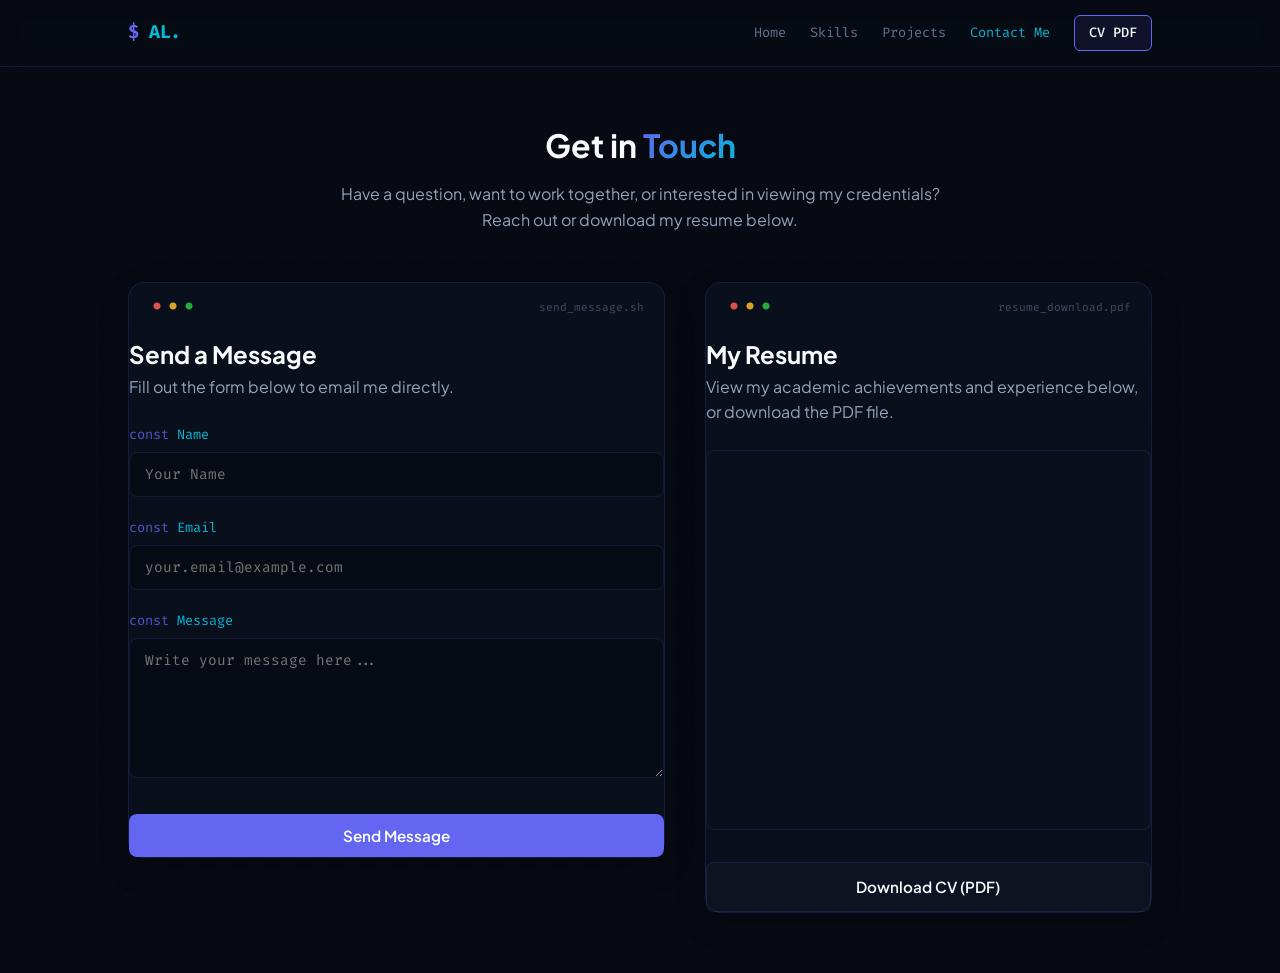
<file: pages/contactmail.html>
<!DOCTYPE html>
<html lang="en">
<head>
    <meta charset="UTF-8">
    <meta name="viewport" content="width=device-width, initial-scale=1.0">
    <title>Contact</title>
    <link rel="stylesheet" href="../assets/style.css">
    <link href="https://fonts.googleapis.com/css2?family=Plus+Jakarta+Sans:wght@300;500;700&display=swap" rel="stylesheet">
</head>
<body>
    <nav>
        <div class="logo">AL.</div>
        <div class="nav-links">
            <a href="../index.html">Home</a>
            <a href="skills.html">Skills</a>
            <a href="projects.html">Projects</a>
            <a href="contactmail.html" class="active">Contact Me</a>
            <a href="../assets/cv.pdf" class="nav-cta" download="Axel_Lefebvre_Resume.pdf">CV PDF</a>
        </div>
    </nav>

    <main class="container">
        <div style="text-align: center; margin-bottom: 50px;">
            <h1>Get in <span class="gradient-text">Touch</span></h1>
            <p style="color: var(--text-color-light); max-width: 600px; margin: 10px auto 0;">Have a question, want to work together, or interested in viewing my credentials? Reach out or download my resume below.</p>
        </div>

        <div class="contact-page-grid">
            <!-- Left Column: Form -->
            <section class="contact-form-section" style="margin-bottom: 0;">
                <h2>Send a Message</h2>
                <p style="text-align: left; margin-bottom: 25px; color: var(--text-color-light);">Fill out the form below to email me directly.</p>
                <form action="mailto:axel.lefebvre@epitech.eu" method="post" enctype="text/plain">
                    <div class="form-group">
                        <label for="name">Name</label>
                        <input type="text" id="name" name="name" placeholder="Your Name" required>
                    </div>
                    <div class="form-group">
                        <label for="email">Email</label>
                        <input type="email" id="email" name="email" placeholder="your.email@example.com" required>
                    </div>
                    <div class="form-group">
                        <label for="message">Message</label>
                        <textarea id="message" name="message" rows="6" placeholder="Write your message here..." required></textarea>
                    </div>
                    <button type="submit" class="btn-primary" style="width: 100%; margin-top: 10px;">Send Message</button>
                </form>
            </section>

            <!-- Right Column: Resume Viewer & Download -->
            <section class="download-section" id="resume-section" style="margin-bottom: 0; display: flex; flex-direction: column; justify-content: space-between; height: 100%;">
                <div>
                    <h2>My Resume</h2>
                    <p style="text-align: left; margin-bottom: 25px; color: var(--text-color-light);">View my academic achievements and experience below, or download the PDF file.</p>
                    <div class="resume-viewer" style="margin-top: 0; margin-bottom: 25px;">
                        <iframe src="../assets/cv.pdf" title="Axel Lefebvre's Resume" style="height: 380px;"></iframe>
                    </div>
                </div>
                <a href="../assets/cv.pdf" download="Axel_Lefebvre_Resume.pdf" class="btn-secondary resume-download-btn" style="width: 100%; margin-top: 0; text-align: center;">Download CV (PDF)</a>
            </section>
        </div>

        <!-- Scroll Indicator for mobile devices -->
        <a href="#resume-section" class="scroll-indicator" id="mobile-scroll-hint" style="margin-top: 40px;">
            <span>Scroll down to view Resume / CV</span>
            <span>↓</span>
        </a>
    </main>
</body>
</html>
</file>
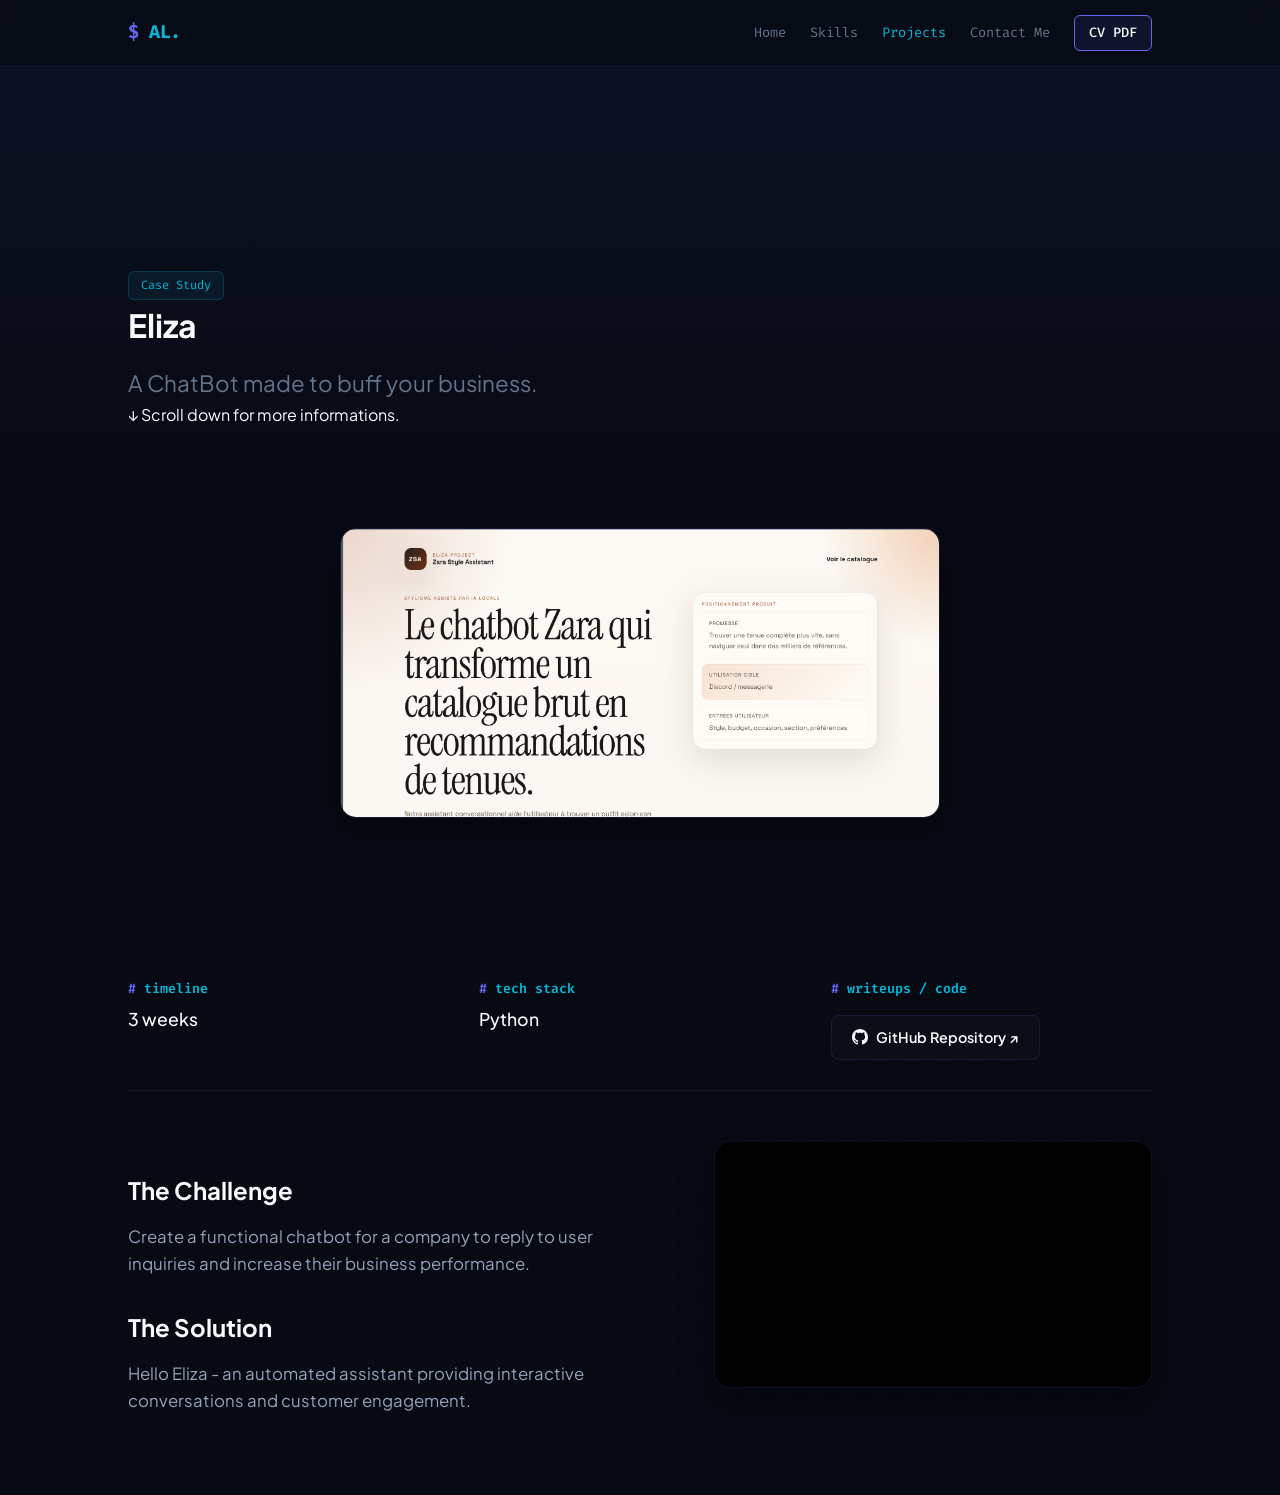
<file: pages/eliza.html>
<!DOCTYPE html>
<html lang="en">
<head>
    <meta charset="UTF-8">
    <meta name="viewport" content="width=device-width, initial-scale=1.0">
    <title>Eliza | Project Detail</title>
    <link rel="stylesheet" href="../assets/style.css">
    <link href="https://fonts.googleapis.com/css2?family=Plus+Jakarta+Sans:wght@300;500;700&display=swap" rel="stylesheet">
</head>
<body>
    <nav>
        <div class="logo">AL.</div>
        <div class="nav-links">
            <a href="../index.html">Home</a>
            <a href="skills.html">Skills</a>
            <a href="projects.html" class="active">Projects</a>
            <a href="contactmail.html">Contact Me</a>
            <a href="../assets/cv.pdf" class="nav-cta" download="Axel_Lefebvre_Resume.pdf">CV PDF</a>
        </div>
    </nav>

    <header class="project-hero">
        <div class="container">
            <span class="badge">Case Study</span>
            <h1>Eliza</h1>
            <p class="project-subtitle">A ChatBot made to buff your business.</p>
            <p>↓ Scroll down for more informations.</p>
        </div>
    </header>

    <div class="landing_page" style="margin-top: 40px; text-align: center; padding: 0 10%;">
        <img src="../assets/landing_page.png" alt="Eliza Chatbot Interface" style="max-width: 100%; width: 600px; border-radius: 16px; border: 1px solid var(--border-color); box-shadow: 0 15px 30px rgba(0,0,0,0.3);">
    </div>

    <main class="container">
        <div class="project-meta">
            <div class="meta-item">
                <small>Timeline</small>
                <p>3 weeks</p>
            </div>
            <div class="meta-item">
                <small>Tech Stack</small>
                <p>Python</p>
            </div>
            <div class="meta-item">
                <small>Writeups / Code</small>
                <p><a href="https://github.com/Katsu-u/Eliza" target="_blank" class="btn secondary" style="margin: 10px 0 0 0; padding: 10px 20px; font-size: 0.9rem; display: inline-flex; align-items: center; gap: 8px;">
                    <svg viewBox="0 0 16 16" width="16" height="16" fill="currentColor" style="display: inline-block; vertical-align: middle;"><path fill-rule="evenodd" d="M8 0C3.58 0 0 3.58 0 8c0 3.54 2.29 6.53 5.47 7.59.4.07.55-.17.55-.38 0-.19-.01-.82-.01-1.49-2.01.37-2.53-.49-2.69-.94-.09-.23-.48-.94-.82-1.13-.28-.15-.68-.52-.01-.53.63-.01 1.08.58 1.23.82.72 1.21 1.87.87 2.33.66.07-.52.28-.87.51-1.07-1.78-.2-3.64-.89-3.64-3.95 0-.87.31-1.59.82-2.15-.08-.2-.36-1.02.08-2.12 0 0 .67-.21 2.2.82.64-.18 1.32-.27 2-.27.68 0 1.36.09 2 .27 1.53-1.04 2.2-.82 2.2-.82.44 1.1.16 1.92.08 2.12.51.56.82 1.27.82 2.15 0 3.07-1.87 3.75-3.65 3.95.29.25.54.73.54 1.48 0 1.07-.01 1.93-.01 2.2 0 .21.15.46.55.38A8.013 8.013 0 0016 8c0-4.42-3.58-8-8-8z"/></svg>
                    GitHub Repository ↗
                </a></p>
            </div>
        </div>

        <div class="project-content">
            <div class="project-text">
                <h2>The Challenge</h2>
                <p>Create a functional chatbot for a company to reply to user inquiries and increase their business performance.</p>
                
                <h2>The Solution</h2>
                <p>Hello Eliza - an automated assistant providing interactive conversations and customer engagement.</p>
            </div>
            
            <div class="project-visuals">
                <div class="project-video-container">
                    <iframe src="https://www.youtube-nocookie.com/embed/dHJn3gGaCts" title="Eliza Chatbot Demo Video" frameborder="0" allow="accelerometer; autoplay; clipboard-write; encrypted-media; gyroscope; picture-in-picture" allowfullscreen referrerpolicy="strict-origin-when-cross-origin"></iframe>
                </div>
            </div>
        </div>
    </main>
</body>
</html>
</file>
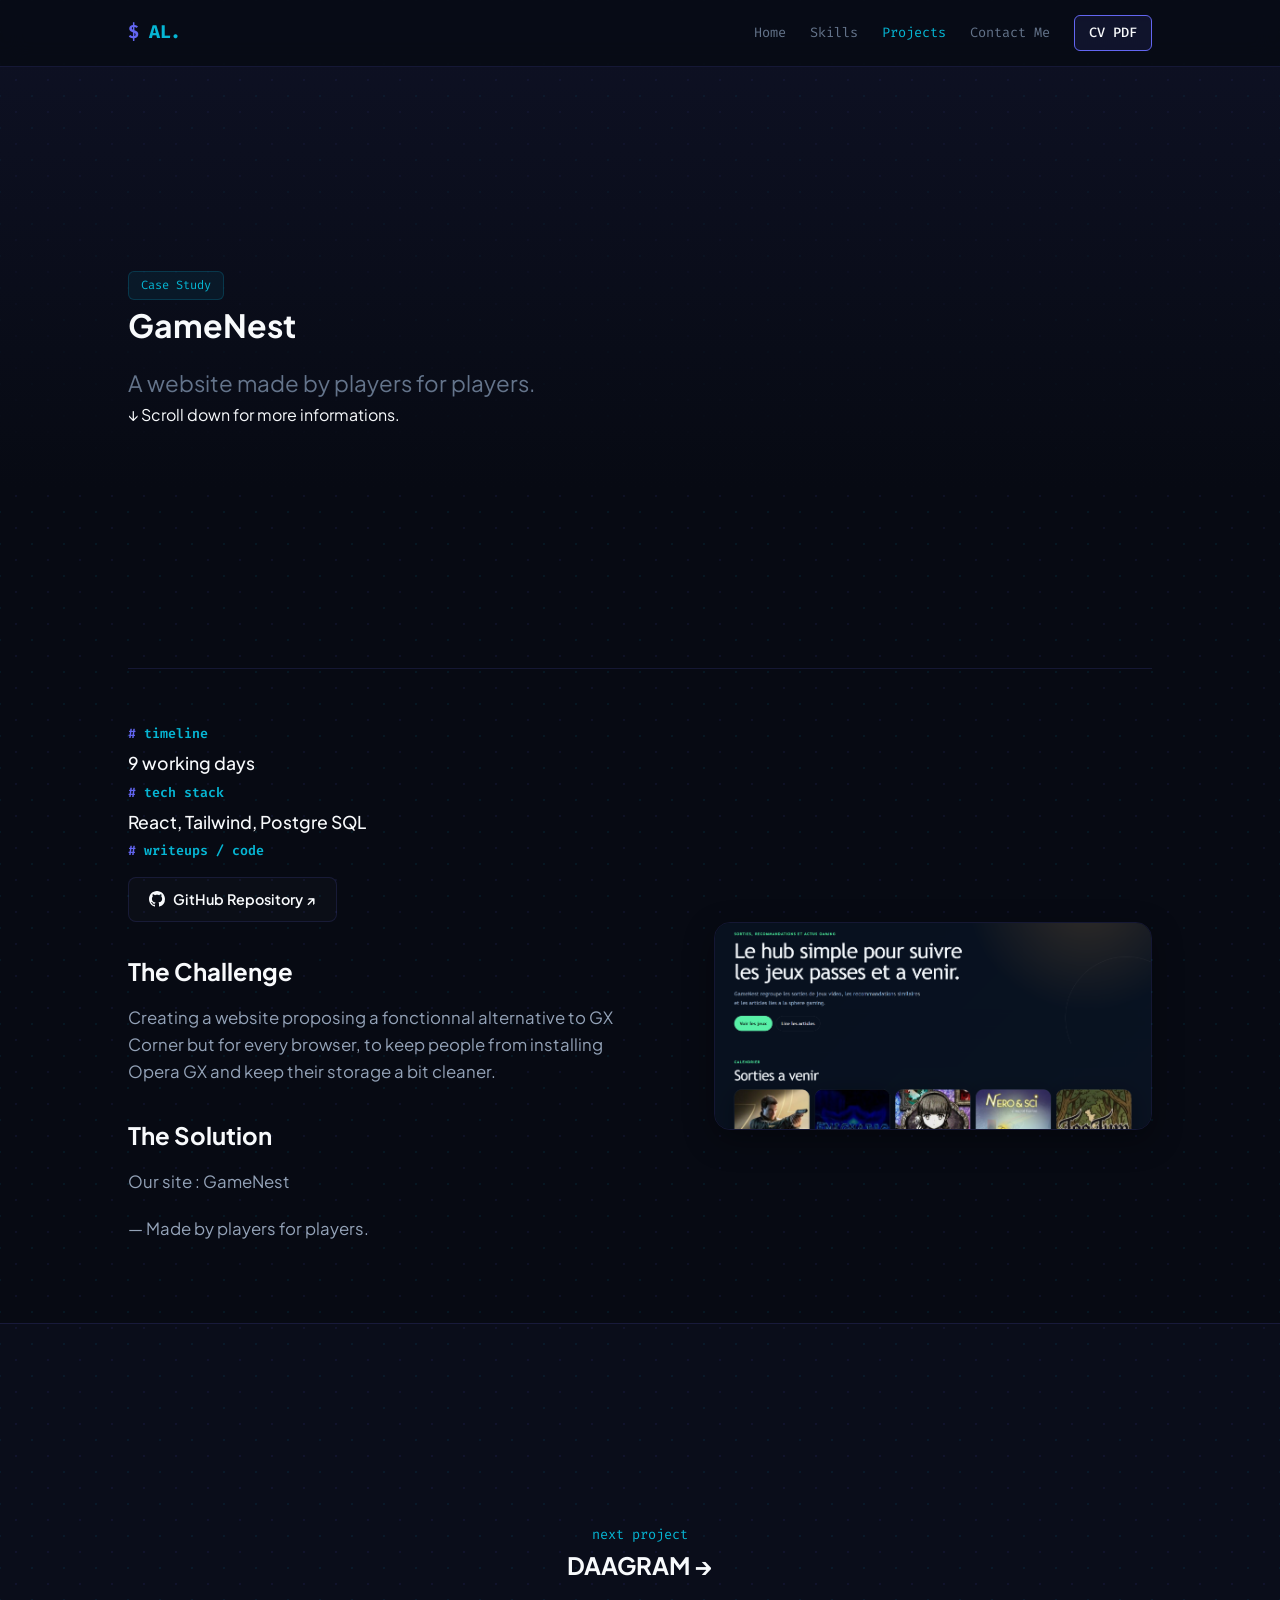
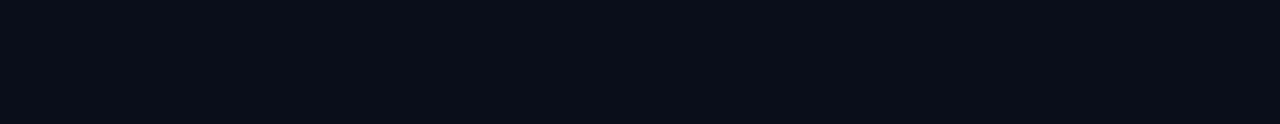
<file: pages/gamenest.html>
<!DOCTYPE html>
<html lang="en">
<head>
    <meta charset="UTF-8">
    <meta name="viewport" content="width=device-width, initial-scale=1.0">
    <title>GameNest | Project Detail</title>
    <link rel="stylesheet" href="../assets/style.css">
    <link href="https://fonts.googleapis.com/css2?family=Plus+Jakarta+Sans:wght@300;500;700&display=swap" rel="stylesheet">
</head>
<body>
    <nav>
        <div class="logo">AL.</div>
        <div class="nav-links">
            <a href="../index.html">Home</a>
            <a href="skills.html">Skills</a>
            <a href="projects.html" class="active">Projects</a>
            <a href="contactmail.html">Contact Me</a>
            <a href="../assets/cv.pdf" class="nav-cta" download="Axel_Lefebvre_Resume.pdf">CV PDF</a>
        </div>
    </nav>

    <header class="project-hero">
        <div class="container">
            <span class="badge">Case Study</span>
            <h1>GameNest</h1>
            <p class="project-subtitle">A website made by players for players.</p>
            <p>↓ Scroll down for more informations.</p>
        </div>
    </header>

    <main class="container">
        <div class="project-meta">
            </div>
            <div class="meta-item">
                <small>Timeline</small>
                <p>9 working days</p>
            </div>
            <div class="meta-item">
                <small>Tech Stack</small>
                <p>React, Tailwind, Postgre SQL</p>
            </div>
            <div class="meta-item">
                <small>Writeups / Code</small>
                <p><a href="https://github.com/Katsu-u/GameNest" target="_blank" class="btn secondary" style="margin: 10px 0 0 0; padding: 10px 20px; font-size: 0.9rem; display: inline-flex; align-items: center; gap: 8px;">
                    <svg viewBox="0 0 16 16" width="16" height="16" fill="currentColor" style="display: inline-block; vertical-align: middle;"><path fill-rule="evenodd" d="M8 0C3.58 0 0 3.58 0 8c0 3.54 2.29 6.53 5.47 7.59.4.07.55-.17.55-.38 0-.19-.01-.82-.01-1.49-2.01.37-2.53-.49-2.69-.94-.09-.23-.48-.94-.82-1.13-.28-.15-.68-.52-.01-.53.63-.01 1.08.58 1.23.82.72 1.21 1.87.87 2.33.66.07-.52.28-.87.51-1.07-1.78-.2-3.64-.89-3.64-3.95 0-.87.31-1.59.82-2.15-.08-.2-.36-1.02.08-2.12 0 0 .67-.21 2.2.82.64-.18 1.32-.27 2-.27.68 0 1.36.09 2 .27 1.53-1.04 2.2-.82 2.2-.82.44 1.1.16 1.92.08 2.12.51.56.82 1.27.82 2.15 0 3.07-1.87 3.75-3.65 3.95.29.25.54.73.54 1.48 0 1.07-.01 1.93-.01 2.2 0 .21.15.46.55.38A8.013 8.013 0 0016 8c0-4.42-3.58-8-8-8z"/></svg>
                    GitHub Repository ↗
                </a></p>
            </div>
        </div>

        <div class="project-content">
            <div class="project-text">
                <h2>The Challenge</h2>
                <p>Creating a website proposing a fonctionnal alternative to GX Corner but for every browser, to keep people from installing Opera GX and keep their storage a bit cleaner.</p>
                
                <h2>The Solution</h2>
                <p>Our site : GameNest</p>
                <p> — Made by players for players.</p>
            </div>
            <div class="project-visuals">
                <div style="text-align: center;">
                    <img src="../assets/gamenest_menu.png" alt="CTF Juice Shop Attacks Demo" style="max-width: 100%; border-radius: 16px; border: 1px solid var(--border-color); box-shadow: 0 10px 30px rgba(0,0,0,0.35);">
                </div>
            </div>
        </div>
    </main>

    <footer class="project-footer">
        <div class="container">
            <p>Next Project</p>
            <a href="yowl.html"><h2>DAAGRAM →</h2></a>
        </div>
    </footer>
</body>
</html>
</file>
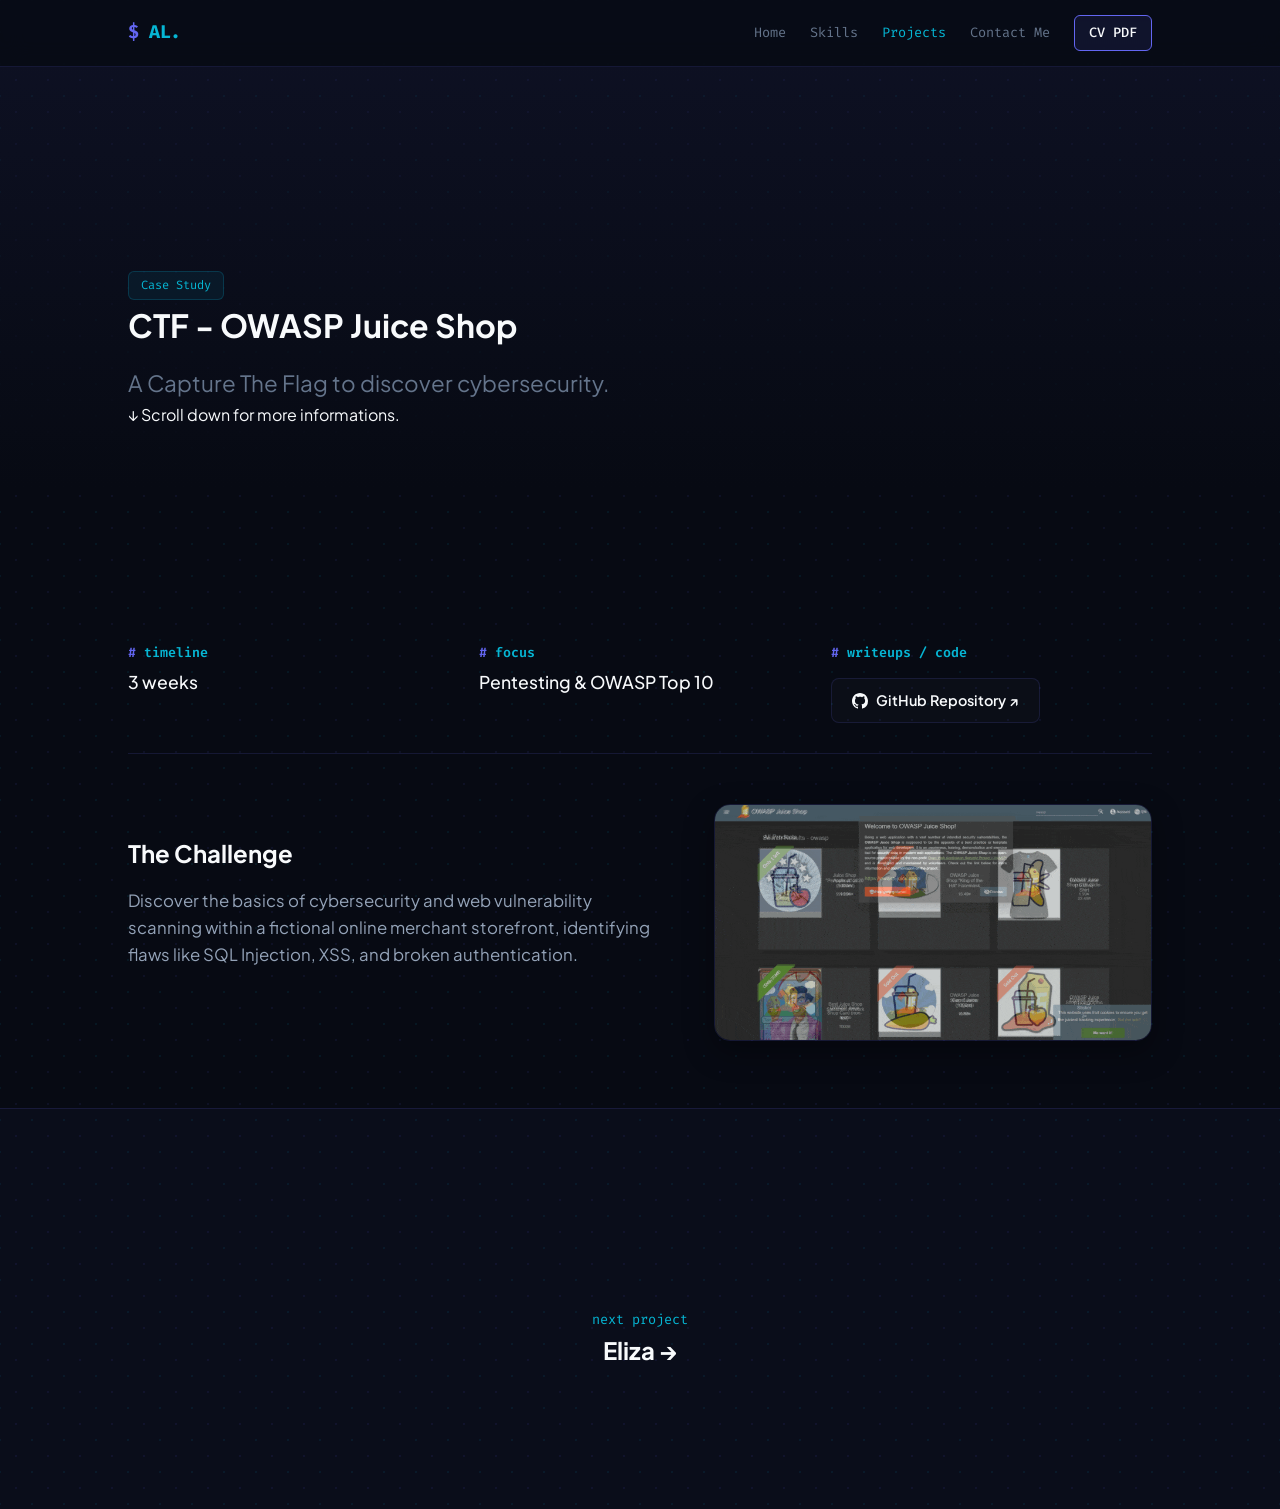
<file: pages/juiceshop.html>
<!DOCTYPE html>
<html lang="en">
<head>
    <meta charset="UTF-8">
    <meta name="viewport" content="width=device-width, initial-scale=1.0">
    <title>Juice Shop | Project Detail</title>
    <link rel="stylesheet" href="../assets/style.css">
    <link href="https://fonts.googleapis.com/css2?family=Plus+Jakarta+Sans:wght@300;500;700&display=swap" rel="stylesheet">
</head>
<body>
    <nav>
        <div class="logo">AL.</div>
        <div class="nav-links">
            <a href="../index.html">Home</a>
            <a href="skills.html">Skills</a>
            <a href="projects.html" class="active">Projects</a>
            <a href="contactmail.html">Contact Me</a>
            <a href="../assets/cv.pdf" class="nav-cta" download="Axel_Lefebvre_Resume.pdf">CV PDF</a>
        </div>
    </nav>

    <header class="project-hero">
        <div class="container">
            <span class="badge">Case Study</span>
            <h1>CTF - OWASP Juice Shop</h1>
            <p class="project-subtitle">A Capture The Flag to discover cybersecurity.</p>
            <p>↓ Scroll down for more informations.</p>
        </div>
    </header>

    <main class="container">
        <div class="project-meta">
            <div class="meta-item">
                <small>Timeline</small>
                <p>3 weeks</p>
            </div>
            <div class="meta-item">
                <small>Focus</small>
                <p>Pentesting & OWASP Top 10</p>
            </div>
            <div class="meta-item">
                <small>Writeups / Code</small>
                <p><a href="https://github.com/Katsu-u/OWASP-Juice-Shop" target="_blank" class="btn secondary" style="margin: 10px 0 0 0; padding: 10px 20px; font-size: 0.9rem; display: inline-flex; align-items: center; gap: 8px;">
                    <svg viewBox="0 0 16 16" width="16" height="16" fill="currentColor" style="display: inline-block; vertical-align: middle;"><path fill-rule="evenodd" d="M8 0C3.58 0 0 3.58 0 8c0 3.54 2.29 6.53 5.47 7.59.4.07.55-.17.55-.38 0-.19-.01-.82-.01-1.49-2.01.37-2.53-.49-2.69-.94-.09-.23-.48-.94-.82-1.13-.28-.15-.68-.52-.01-.53.63-.01 1.08.58 1.23.82.72 1.21 1.87.87 2.33.66.07-.52.28-.87.51-1.07-1.78-.2-3.64-.89-3.64-3.95 0-.87.31-1.59.82-2.15-.08-.2-.36-1.02.08-2.12 0 0 .67-.21 2.2.82.64-.18 1.32-.27 2-.27.68 0 1.36.09 2 .27 1.53-1.04 2.2-.82 2.2-.82.44 1.1.16 1.92.08 2.12.51.56.82 1.27.82 2.15 0 3.07-1.87 3.75-3.65 3.95.29.25.54.73.54 1.48 0 1.07-.01 1.93-.01 2.2 0 .21.15.46.55.38A8.013 8.013 0 0016 8c0-4.42-3.58-8-8-8z"/></svg>
                    GitHub Repository ↗
                </a></p>
            </div>
        </div>

        <div class="project-content">
            <div class="project-text">
                <h2>The Challenge</h2>
                <p>Discover the basics of cybersecurity and web vulnerability scanning within a fictional online merchant storefront, identifying flaws like SQL Injection, XSS, and broken authentication.</p>
            </div>
            
            <div class="project-visuals">
                <div style="text-align: center;">
                    <img src="../assets/slideshow.gif" alt="CTF Juice Shop Attacks Demo" style="max-width: 100%; border-radius: 16px; border: 1px solid var(--border-color); box-shadow: 0 10px 30px rgba(0,0,0,0.35);">
                </div>
            </div>
        </div>
    </main>

    <footer class="project-footer">
        <div class="container">
            <p>Next Project</p>
            <a href="eliza.html"><h2>Eliza →</h2></a>
        </div>
    </footer>
</body>
</html>
</file>
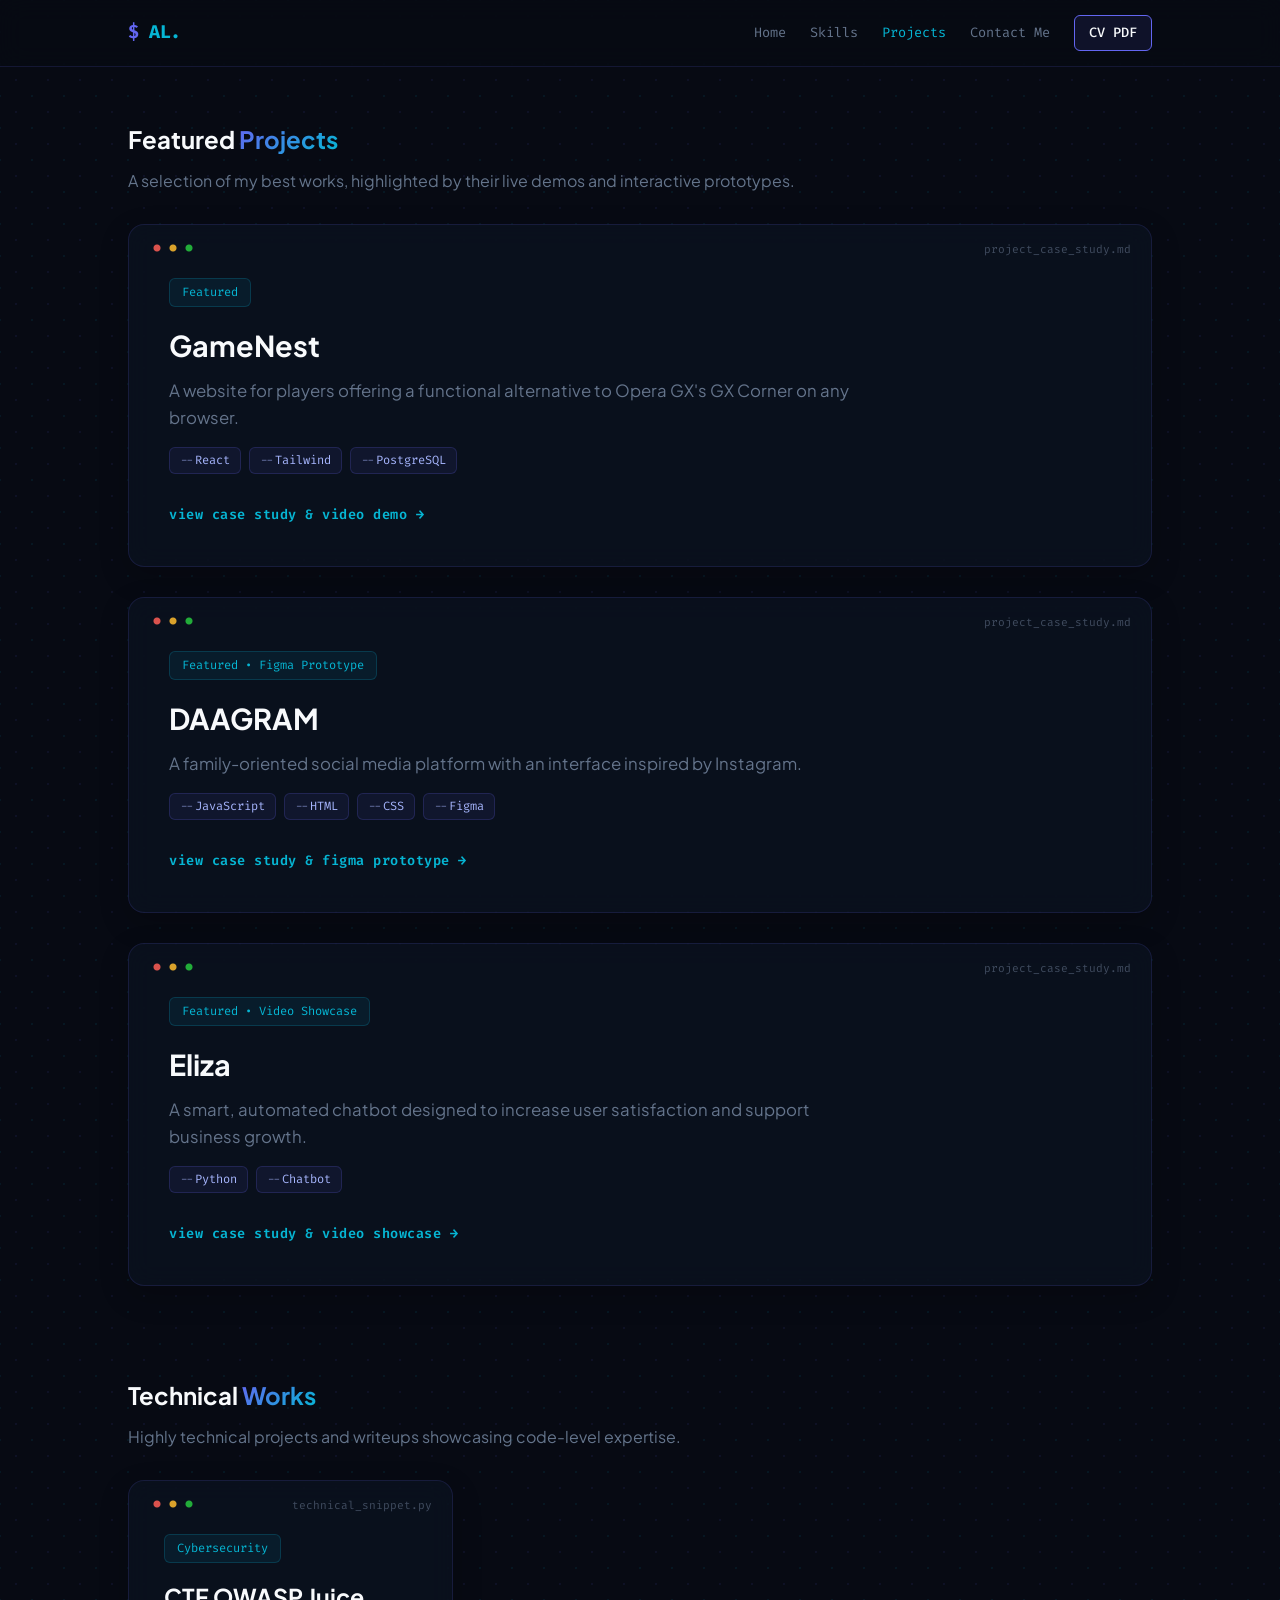
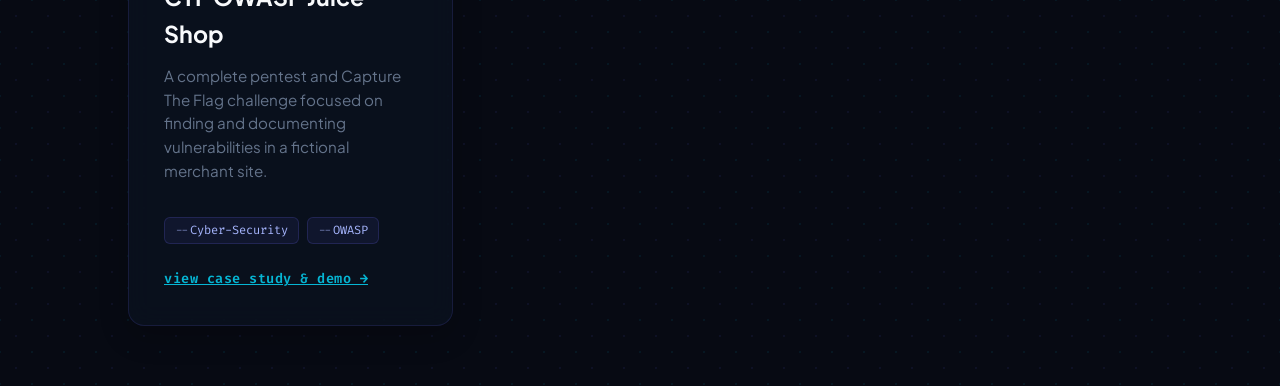
<file: pages/projects.html>
<!DOCTYPE html>
<html lang="en">
<head>
    <meta charset="UTF-8">
    <meta name="viewport" content="width=device-width, initial-scale=1.0">
    <title>Projects | My Portfolio</title>
    <link rel="stylesheet" href="../assets/style.css">
    <link href="https://fonts.googleapis.com/css2?family=Plus+Jakarta+Sans:wght@300;500;700&display=swap" rel="stylesheet">
</head>
<body>
    <nav>
        <div class="logo">AL.</div>
        <div class="nav-links">
            <a href="../index.html">Home</a>
            <a href="skills.html">Skills</a>
            <a href="projects.html" class="active">Projects</a>
            <a href="contactmail.html">Contact Me</a>
            <a href="../assets/cv.pdf" class="nav-cta" download="Axel_Lefebvre_Resume.pdf">CV PDF</a>
        </div>
    </nav>

    <section class="container">
        <h1>Featured <span class="gradient-text">Projects</span></h1>
        <p class="subtitle" style="color: var(--text-muted); margin-top: 10px; margin-bottom: 30px;">A selection of my best works, highlighted by their live demos and interactive prototypes.</p>
    
        <div class="project-list">
            <!-- Key Project 1: GameNest -->
            <a href="gamenest.html" class="project-link-wrapper">
                <div class="project-wide-card">
                    <div class="project-info">
                        <span class="badge">Featured</span>
                        <h2>GameNest</h2>
                        <p>A website for players offering a functional alternative to Opera GX's GX Corner on any browser.</p>
                        <div class="card-tags">
                            <span>React</span> <span>Tailwind</span> <span>PostgreSQL</span>
                        </div>
                        <span class="view-project">View Case Study & Video Demo →</span>
                    </div>
                </div>
            </a>

            <!-- Key Project 2: DAAGRAM -->
            <a href="yowl.html" class="project-link-wrapper">
                <div class="project-wide-card">
                    <div class="project-info">
                        <span class="badge">Featured • Figma Prototype</span>
                        <h2>DAAGRAM</h2>
                        <p>A family-oriented social media platform with an interface inspired by Instagram.</p>
                        <div class="card-tags">
                            <span>JavaScript</span> <span>HTML</span> <span>CSS</span> <span>Figma</span>
                        </div>
                        <span class="view-project">View Case Study & Figma Prototype →</span>
                    </div>
                </div>
            </a>

            <!-- Key Project 3: Eliza -->
            <a href="eliza.html" class="project-link-wrapper">
                <div class="project-wide-card">
                    <div class="project-info">
                        <span class="badge">Featured • Video Showcase</span>
                        <h2>Eliza</h2>
                        <p>A smart, automated chatbot designed to increase user satisfaction and support business growth.</p>
                        <div class="card-tags">
                            <span>Python</span> <span>Chatbot</span>
                        </div>
                        <span class="view-project">View Case Study & Video Showcase →</span>
                    </div>
                </div>
            </a>
        </div>
    </section>

    <section class="container" style="padding-top: 0;">
        <h1>Technical <span class="gradient-text">Works</span></h1>
        <p class="subtitle" style="color: var(--text-muted); margin-top: 10px; margin-bottom: 30px;">Highly technical projects and writeups showcasing code-level expertise.</p>
        
        <div class="projects-grid-secondary">
            <!-- Secondary Project 1: CTF OWASP Juice Shop -->
            <div class="project-secondary-card">
                <div>
                    <span class="badge" style="margin-bottom: 15px; display: inline-block;">Cybersecurity</span>
                    <h2>CTF OWASP Juice Shop</h2>
                    <p>A complete pentest and Capture The Flag challenge focused on finding and documenting vulnerabilities in a fictional merchant site.</p>
                </div>
                <div>
                    <div class="card-tags" style="margin-bottom: 20px;">
                        <span>Cyber-Security</span> <span>OWASP</span>
                    </div>
                    <a href="juiceshop.html" class="view-project" style="margin-top: 0;">View Case Study & Demo →</a>
                </div>
            </div>
        </div>
    </section>
</body>
</html>
</file>
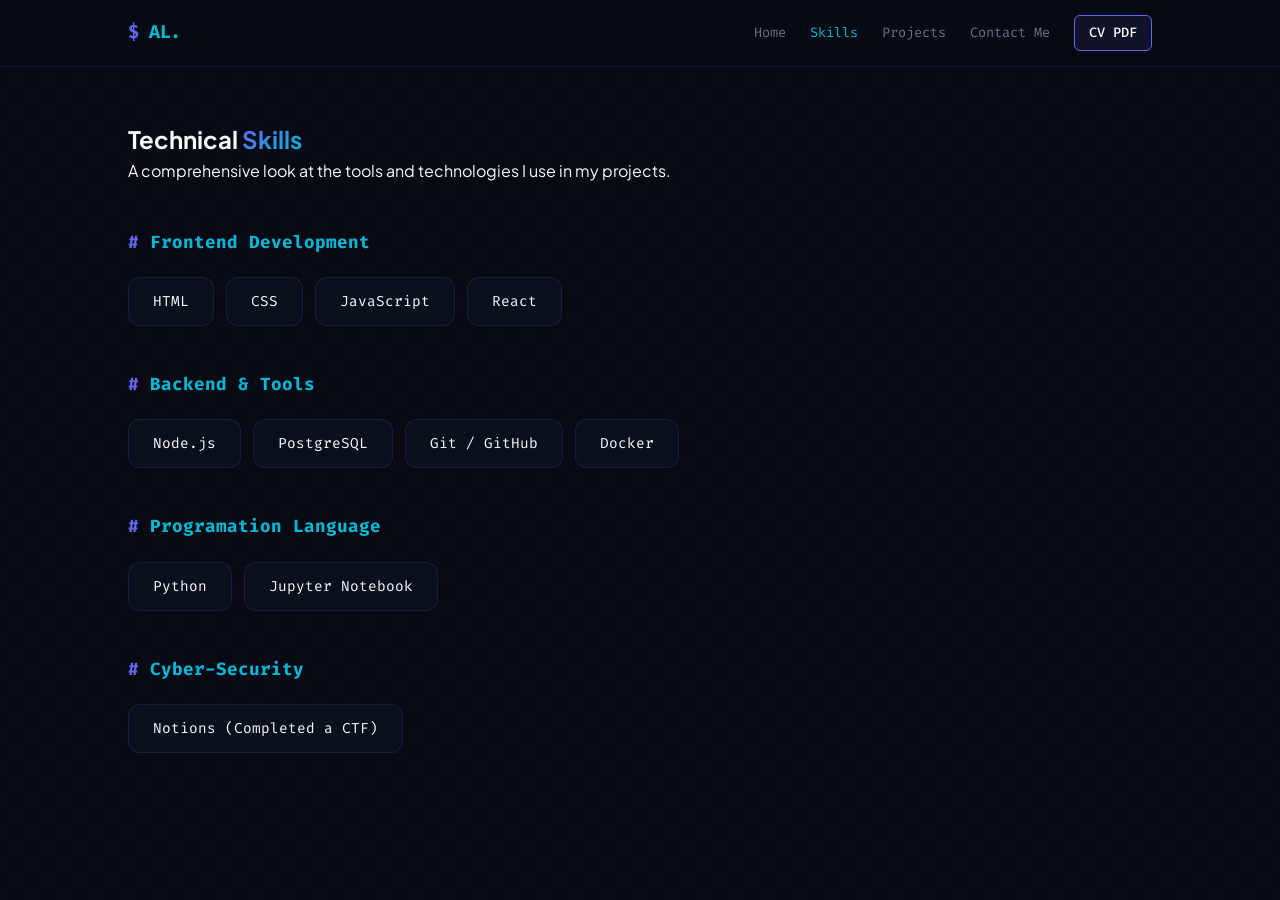
<file: pages/skills.html>
<!DOCTYPE html>
<html lang="en">
<head>
    <meta charset="UTF-8">
    <meta name="viewport" content="width=device-width, initial-scale=1.0">
    <title>Skills | My Portfolio</title>
    <link rel="stylesheet" href="../assets/style.css">
    <link href="https://fonts.googleapis.com/css2?family=Plus+Jakarta+Sans:wght@300;500;700&display=swap" rel="stylesheet">
</head>
<body>
    <nav>
        <div class="logo">AL.</div>
        <div class="nav-links">
            <a href="../index.html">Home</a>
            <a href="skills.html" class="active">Skills</a>
            <a href="projects.html">Projects</a>
            <a href="contactmail.html">Contact Me</a>
            <a href="../assets/cv.pdf" class="nav-cta" download="Axel_Lefebvre_Resume.pdf">CV PDF</a>
        </div>
    </nav>

    <section class="container page-header">
        <h1>Technical <span class="gradient-text">Skills</span></h1>
        <p>A comprehensive look at the tools and technologies I use in my projects.</p>

        <div class="skills-category">
            <h3>Frontend Development</h3>
            <div class="skills-grid">
                <div class="skill-pill">HTML</div>
                <div class="skill-pill">CSS</div>
                <div class="skill-pill">JavaScript</div>
                <div class="skill-pill">React</div>
            </div>
        </div>

        <div class="skills-category">
            <h3>Backend & Tools</h3>
            <div class="skills-grid">
                <div class="skill-pill">Node.js</div>
                <div class="skill-pill">PostgreSQL</div>
                <div class="skill-pill">Git / GitHub</div>
                <div class="skill-pill">Docker</div>
            </div>
        </div>

        <div class="skills-category">
            <h3>Programation Language</h3>
            <div class="skills-grid">
                <div class="skill-pill">Python</div>
                <div class="skill-pill">Jupyter Notebook</div>
            </div>
        </div>

        <div class="skills-category">
            <h3>Cyber-Security</h3>
            <div class="skills-grid">
                <div class="skill-pill">Notions (Completed a CTF)</div>
            </div>
        </div>
    </section>
</body>
</html>
</file>
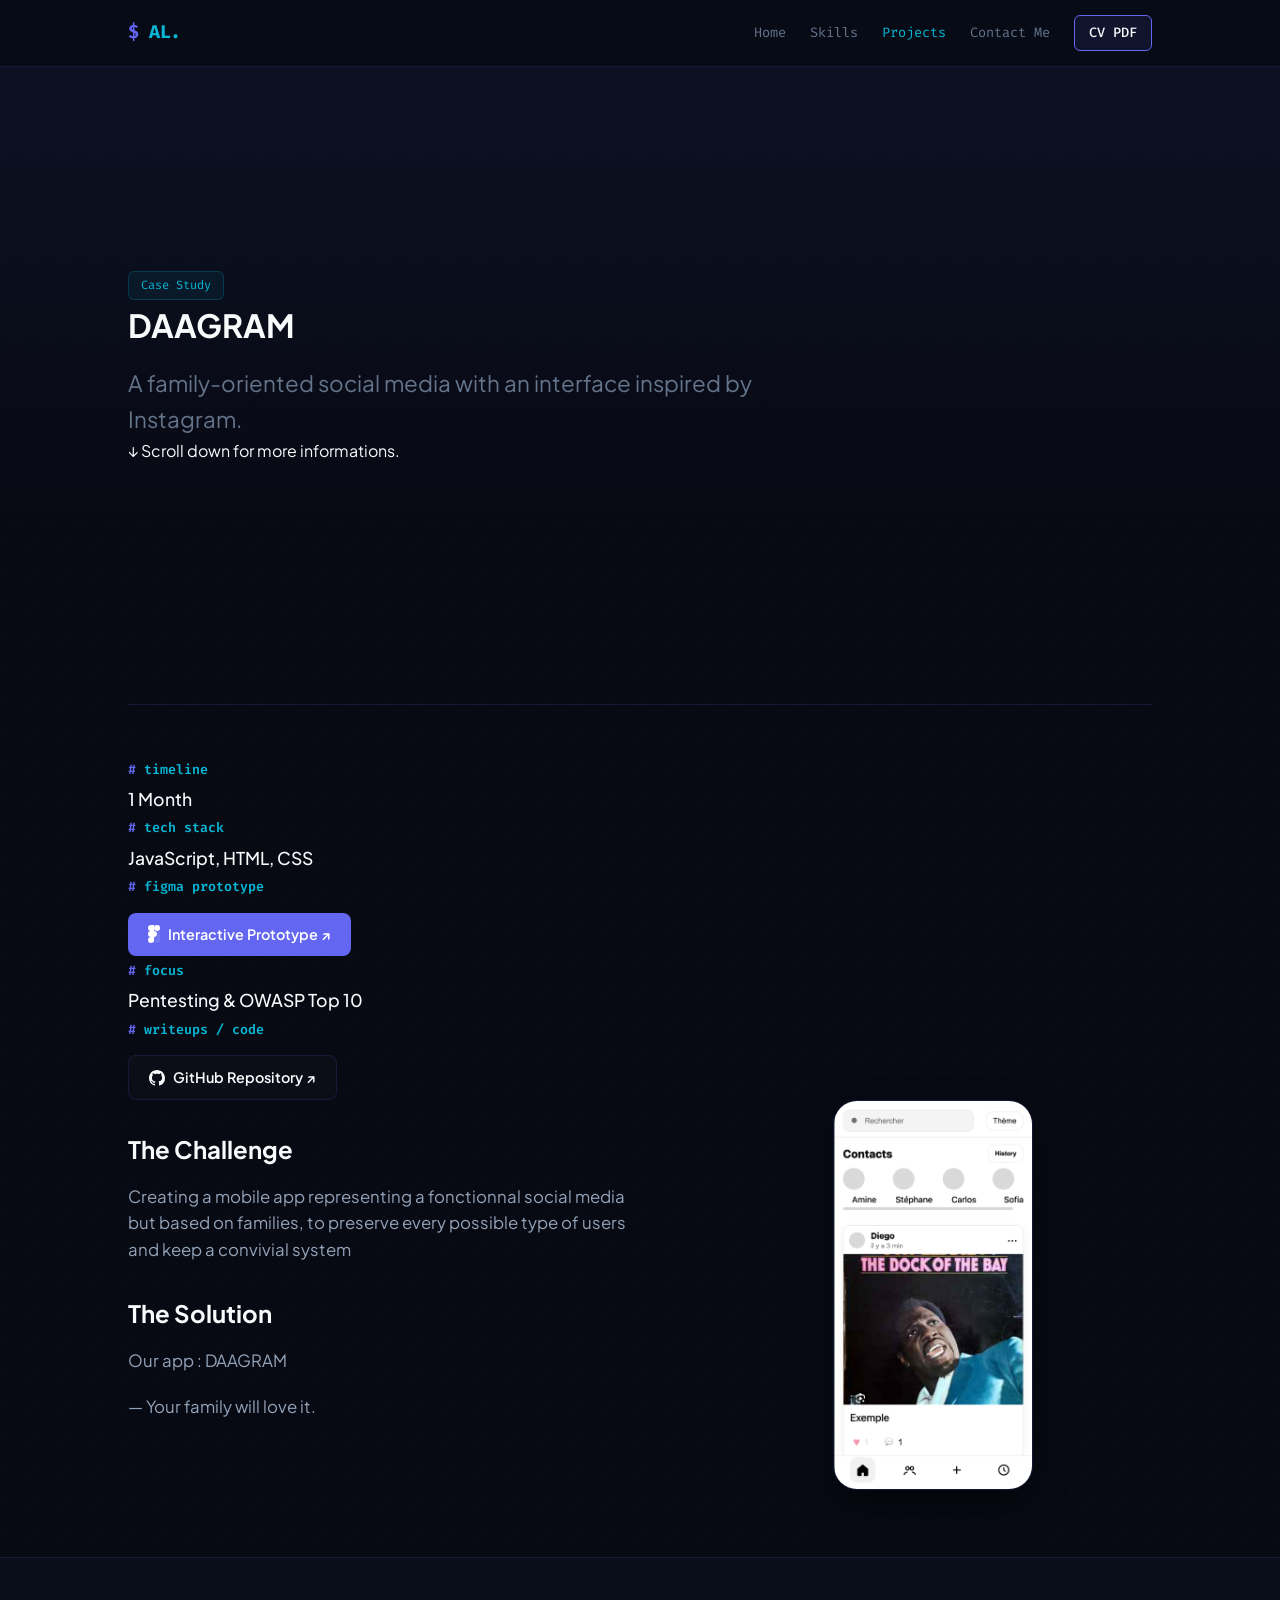
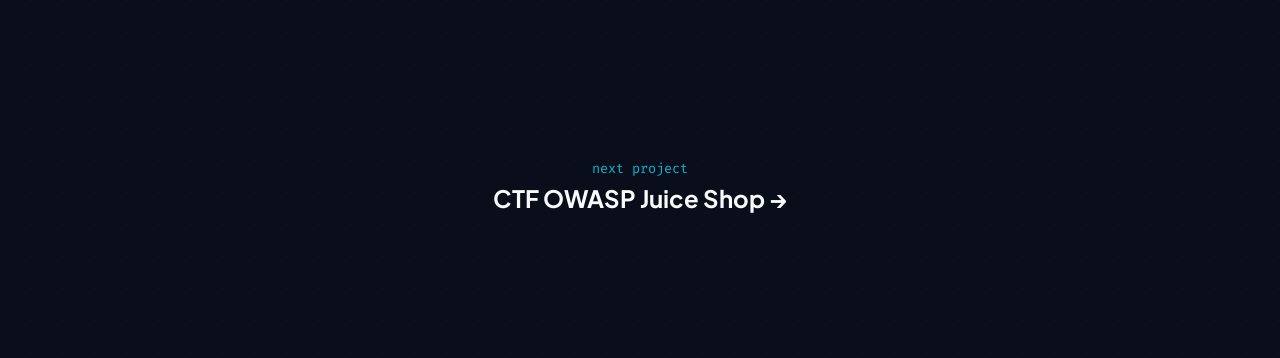
<file: pages/yowl.html>
<!DOCTYPE html>
<html lang="en">
<head>
    <meta charset="UTF-8">
    <meta name="viewport" content="width=device-width, initial-scale=1.0">
    <title>DAAGRAM | Project Detail</title>
    <link rel="stylesheet" href="../assets/style.css">
    <link href="https://fonts.googleapis.com/css2?family=Plus+Jakarta+Sans:wght@300;500;700&display=swap" rel="stylesheet">
</head>
<body>
    <nav>
        <div class="logo">AL.</div>
        <div class="nav-links">
            <a href="../index.html">Home</a>
            <a href="skills.html">Skills</a>
            <a href="projects.html" class="active">Projects</a>
            <a href="contactmail.html">Contact Me</a>
            <a href="../assets/cv.pdf" class="nav-cta" download="Axel_Lefebvre_Resume.pdf">CV PDF</a>
        </div>
    </nav>

    <header class="project-hero">
        <div class="container">
            <span class="badge">Case Study</span>
            <h1>DAAGRAM</h1>
            <p class="project-subtitle">A family-oriented social media with an interface inspired by Instagram.</p>
            <p>↓ Scroll down for more informations.</p>
        </div>
        
    </header>

    <main class="container">
        <div class="project-meta">
            </div>
            <div class="meta-item">
                <small>Timeline</small>
                <p>1 Month</p>
            </div>
            <div class="meta-item">
                <small>Tech Stack</small>
                <p>JavaScript, HTML, CSS</p>
            </div>
            <div class="meta-item">
                <small>Figma Prototype</small>
                <p><a href="#" class="btn primary" style="margin: 10px 0 0 0; padding: 10px 20px; font-size: 0.9rem; display: inline-flex; align-items: center; gap: 8px;">
                    <svg viewBox="0 0 38 57" width="12" height="18" fill="currentColor" style="display: inline-block; vertical-align: middle;"><path d="M19 0a19 19 0 0 0-9.5 35.4V38a19 19 0 0 0 19 19 19 19 0 0 0 9.5-35.4V38A19 19 0 0 0 19 0z" opacity=".1"/><path d="M9.5 28.5c0-5.2 4.3-9.5 9.5-9.5s9.5 4.3 9.5 9.5-4.3 9.5-9.5 9.5-9.5-4.3-9.5-9.5z"/><path d="M19 9.5a9.5 9.5 0 1 1 19 0 9.5 9.5 0 0 1-19 0z"/><path d="M0 9.5A9.5 9.5 0 0 1 9.5 0h9.5v19H9.5A9.5 9.5 0 0 1 0 9.5z"/><path d="M0 28.5a9.5 9.5 0 0 1 9.5-9.5h9.5v19H9.5A9.5 9.5 0 0 1 0 28.5z"/><path d="M0 47.5a9.5 9.5 0 0 1 9.5-9.5h9.5v9.5a9.5 9.5 0 0 1-19 0z"/></svg>
                    Interactive Prototype ↗
                </a></p>
            </div>
                        <div class="meta-item">
                <small>Focus</small>
                <p>Pentesting & OWASP Top 10</p>
            </div>
            <div class="meta-item">
                <small>Writeups / Code</small>
                <p><a href="https://github.com/Katsu-u/YOWL" target="_blank" class="btn secondary" style="margin: 10px 0 0 0; padding: 10px 20px; font-size: 0.9rem; display: inline-flex; align-items: center; gap: 8px;">
                    <svg viewBox="0 0 16 16" width="16" height="16" fill="currentColor" style="display: inline-block; vertical-align: middle;"><path fill-rule="evenodd" d="M8 0C3.58 0 0 3.58 0 8c0 3.54 2.29 6.53 5.47 7.59.4.07.55-.17.55-.38 0-.19-.01-.82-.01-1.49-2.01.37-2.53-.49-2.69-.94-.09-.23-.48-.94-.82-1.13-.28-.15-.68-.52-.01-.53.63-.01 1.08.58 1.23.82.72 1.21 1.87.87 2.33.66.07-.52.28-.87.51-1.07-1.78-.2-3.64-.89-3.64-3.95 0-.87.31-1.59.82-2.15-.08-.2-.36-1.02.08-2.12 0 0 .67-.21 2.2.82.64-.18 1.32-.27 2-.27.68 0 1.36.09 2 .27 1.53-1.04 2.2-.82 2.2-.82.44 1.1.16 1.92.08 2.12.51.56.82 1.27.82 2.15 0 3.07-1.87 3.75-3.65 3.95.29.25.54.73.54 1.48 0 1.07-.01 1.93-.01 2.2 0 .21.15.46.55.38A8.013 8.013 0 0016 8c0-4.42-3.58-8-8-8z"/></svg>
                    GitHub Repository ↗
                </a></p>
            </div>
        </div>

        <div class="project-content">
            <div class="project-text">
                <h2>The Challenge</h2>
                <p>Creating a mobile app representing a fonctionnal social media but based on families, to preserve every possible type of users and keep a convivial system</p>
                
                <h2>The Solution</h2>
                <p>Our app : DAAGRAM</p>
                <p> — Your family will love it.</p>
            </div>
            
            <div class="project-visuals">
                <div style="text-align: center;">
                    <img src="../assets/daagram_menu.png" alt="DAAGRAM App Mockup" style="max-width: 100%; width: 200px; border-radius: 24px; border: 1px solid var(--border-color); box-shadow: 0 15px 35px rgba(0,0,0,0.4); transition: transform 0.3s ease;" onmouseover="this.style.transform='scale(1.02)'" onmouseout="this.style.transform='scale(1)'">
                </div>
            </div>
        </div>
    </main>

    <footer class="project-footer">
        <div class="container">
            <p>Next Project</p>
            <a href="juiceshop.html"><h2>CTF OWASP Juice Shop →</h2></a>
        </div>
    </footer>
</body>
</html>
</file>
<file: assets/style.css>
@import url('https://fonts.googleapis.com/css2?family=Fira+Code:wght@400;500;700&family=Plus+Jakarta+Sans:wght@300;400;500;700&display=swap');

:root {
    --primary: #6366f1;
    --primary-hover: #4f46e5;
    --bg: #070a13;
    --card-bg: rgba(13, 20, 35, 0.6);
    --text: #f8fafc;
    --text-muted: #64748b;
    --accent: #06b6d4;
    --border-color: rgba(99, 102, 241, 0.15);
    --input-bg: rgba(8, 12, 20, 0.85);
    --text-color: #f8fafc;
    --text-color-light: #94a3b8;
}

* { 
    margin: 0; 
    padding: 0; 
    box-sizing: border-box; 
}

/* Custom Scrollbar for a technical feel */
::-webkit-scrollbar {
    width: 8px;
    height: 8px;
}
::-webkit-scrollbar-track {
    background: var(--bg);
}
::-webkit-scrollbar-thumb {
    background: rgba(99, 102, 241, 0.2);
    border-radius: 4px;
}
::-webkit-scrollbar-thumb:hover {
    background: var(--primary);
}

body {
    font-family: 'Plus Jakarta Sans', sans-serif;
    background-color: var(--bg);
    background-image: 
        radial-gradient(rgba(99, 102, 241, 0.08) 1px, transparent 0),
        radial-gradient(rgba(6, 182, 212, 0.08) 1px, transparent 0);
    background-size: 32px 32px;
    background-position: 0 0, 16px 16px;
    color: var(--text);
    line-height: 1.6;
    overflow-x: hidden;
}

.container { 
    padding: 120px 10% 60px; 
}

/* Navigation styled as a system topbar */
nav {
    display: flex;
    justify-content: space-between;
    align-items: center;
    padding: 15px 10%;
    position: fixed;
    width: 100%;
    background: rgba(7, 10, 19, 0.8);
    backdrop-filter: blur(12px);
    border-bottom: 1px solid rgba(99, 102, 241, 0.15);
    z-index: 1000;
}

.logo {
    font-family: 'Fira Code', monospace;
    font-weight: 700;
    color: var(--accent);
    font-size: 1.15rem;
    letter-spacing: -0.5px;
}

.logo::before {
    content: "$ ";
    color: var(--primary);
}

.nav-links {
    display: flex;
    align-items: center;
}

.nav-links a {
    font-family: 'Fira Code', monospace;
    text-decoration: none;
    color: var(--text-muted);
    margin-left: 24px;
    font-size: 0.85rem;
    transition: color 0.3s ease;
}

.nav-links a.active, .nav-links a:hover { 
    color: var(--accent); 
}

.nav-cta {
    background: rgba(99, 102, 241, 0.1) !important;
    border: 1px solid var(--primary);
    color: var(--text) !important;
    padding: 6px 14px;
    border-radius: 6px;
    font-weight: 500;
    transition: all 0.3s ease;
}

.nav-cta:hover {
    background: var(--primary) !important;
    box-shadow: 0 0 15px rgba(99, 102, 241, 0.4);
    transform: translateY(-1px);
}

/* Typography & Hero with tech prompt */
.gradient-text {
    background: linear-gradient(135deg, var(--primary), var(--accent));
    -webkit-background-clip: text;
    -webkit-text-fill-color: transparent;
    font-weight: 700;
}

.hero { 
    height: 100vh; 
    display: flex; 
    align-items: center; 
    justify-content: center; 
    text-align: center; 
    position: relative;
}

.hero-content {
    background: rgba(7, 10, 19, 0.5);
    padding: 40px;
    border-radius: 24px;
    backdrop-filter: blur(8px);
    border: 1px solid rgba(255, 255, 255, 0.03);
}

.hero h1 { 
    font-size: 3.8rem; 
    margin: 20px 0; 
    letter-spacing: -1px;
}

.hero p { 
    color: var(--text-muted); 
    font-size: 1.15rem; 
    max-width: 600px; 
    margin: 0 auto 30px; 
}

.hero-btns {
    display: flex;
    justify-content: center;
    flex-wrap: wrap;
    gap: 15px;
}

/* Developer Buttons */
.btn {
    display: inline-block;
    padding: 12px 24px;
    border-radius: 8px;
    text-decoration: none;
    font-weight: 600;
    font-size: 0.95rem;
    transition: all 0.3s cubic-bezier(0.4, 0, 0.2, 1);
    cursor: pointer;
    border: none;
}

.primary { 
    background: var(--primary); 
    color: white; 
}

.primary:hover {
    background: var(--primary-hover);
    transform: translateY(-2px);
    box-shadow: 0 8px 20px rgba(99, 102, 241, 0.3);
}

.secondary { 
    background: rgba(255, 255, 255, 0.02);
    border: 1px solid var(--border-color); 
    color: var(--text); 
}

.secondary:hover {
    background: rgba(99, 102, 241, 0.08);
    border-color: var(--primary);
    transform: translateY(-2px);
}

.badge {
    font-family: 'Fira Code', monospace;
    background: rgba(6, 182, 212, 0.08);
    color: var(--accent);
    padding: 4px 12px;
    border-radius: 6px;
    font-size: 0.75rem;
    border: 1px solid rgba(6, 182, 212, 0.2);
    display: inline-block;
}

/* CSS-Only Mock Code Windows Decorators */
.project-wide-card, .project-secondary-card, .sidebar-card, .contact-form-section, .download-section {
    position: relative;
    padding-top: 52px !important;
    background: var(--card-bg);
    border: 1px solid var(--border-color);
    border-radius: 16px;
    backdrop-filter: blur(12px);
    transition: all 0.3s cubic-bezier(0.4, 0, 0.2, 1);
    box-shadow: 0 10px 30px rgba(0, 0, 0, 0.2);
}

/* Mock macOS control buttons */
.project-wide-card::before, .project-secondary-card::before, .sidebar-card::before, .contact-form-section::before, .download-section::before {
    content: "";
    position: absolute;
    top: 18px;
    left: 20px;
    width: 48px;
    height: 10px;
    background: radial-gradient(circle, #ff5f56 3px, transparent 4px),
                radial-gradient(circle, #ffbd2e 3px, transparent 4px),
                radial-gradient(circle, #27c93f 3px, transparent 4px);
    background-size: 16px 10px;
    background-repeat: no-repeat;
    background-position: 0px 0px, 16px 0px, 32px 0px;
    opacity: 0.85;
}

/* Mock terminal titles / file extensions on cards */
.project-wide-card::after, .project-secondary-card::after, .sidebar-card::after, .contact-form-section::after, .download-section::after {
    font-family: 'Fira Code', monospace;
    font-size: 0.7rem;
    color: var(--text-muted);
    position: absolute;
    top: 16px;
    right: 20px;
    opacity: 0.6;
}

.project-wide-card::after { content: "project_case_study.md"; }
.project-secondary-card::after { content: "technical_snippet.py"; }
.sidebar-card::after { content: "developer.config"; }
.contact-form-section::after { content: "send_message.sh"; }
.download-section::after { content: "resume_download.pdf"; }

/* Project Cards list layout */
.project-wide-card {
    margin-bottom: 30px;
    padding: 40px;
    cursor: pointer;
}

.project-link-wrapper {
    text-decoration: none;
    color: inherit;
    display: block;
    margin-bottom: 30px;
}

.project-link-wrapper:hover .project-wide-card {
    transform: translateY(-5px);
    border-color: var(--accent);
    box-shadow: 0 15px 35px rgba(6, 182, 212, 0.15);
}

.project-wide-card h2 {
    font-size: 1.8rem;
    margin-top: 15px;
    margin-bottom: 10px;
    color: var(--text);
}

.project-wide-card p {
    color: var(--text-muted);
    font-size: 1.05rem;
    max-width: 700px;
}

/* Monospace tags styled like options/flags */
.card-tags {
    display: flex;
    flex-wrap: wrap;
    gap: 8px;
    margin: 15px 0;
}

.card-tags span {
    font-family: 'Fira Code', monospace;
    font-size: 0.75rem;
    background: rgba(99, 102, 241, 0.08);
    color: #a5b4fc;
    padding: 3px 10px;
    border-radius: 6px;
    border: 1px solid rgba(99, 102, 241, 0.2);
}

.card-tags span::before {
    content: "--";
    opacity: 0.6;
    margin-right: 1px;
}

.view-project {
    display: inline-block;
    margin-top: 15px;
    color: var(--accent);
    font-family: 'Fira Code', monospace;
    font-weight: 600;
    font-size: 0.85rem;
    text-transform: lowercase;
    letter-spacing: 0.5px;
}

.project-link-wrapper:hover .view-project {
    text-decoration: underline;
}

/* Skills Grid with Monospace Tags */
.skills-category { 
    margin-top: 45px; 
}

.skills-category h3 { 
    margin-bottom: 20px; 
    color: var(--accent); 
    font-family: 'Fira Code', monospace;
    font-size: 1.1rem;
}

.skills-category h3::before {
    content: "# ";
    color: var(--primary);
}

.skills-grid { 
    display: flex; 
    flex-wrap: wrap; 
    gap: 12px; 
}

.skill-pill {
    background: var(--card-bg);
    padding: 12px 24px;
    border-radius: 12px;
    border: 1px solid var(--border-color);
    font-family: 'Fira Code', monospace;
    font-size: 0.9rem;
    transition: all 0.3s ease;
}

.skill-pill:hover { 
    background: rgba(99, 102, 241, 0.15); 
    border-color: var(--primary);
    color: white;
    transform: translateY(-2px); 
    box-shadow: 0 5px 15px rgba(99, 102, 241, 0.1);
}

/* Project Detail Specifics */
.project-hero {
    background: linear-gradient(180deg, rgba(99, 102, 241, 0.08) 0%, var(--bg) 100%);
    padding-top: 150px;
    text-align: left;
}

.project-subtitle {
    font-size: 1.4rem;
    color: var(--text-muted);
    margin-top: 15px;
    max-width: 700px;
}

/* Code-themed Metadata Bar */
.project-meta {
    display: grid;
    grid-template-columns: repeat(auto-fit, minmax(150px, 1fr));
    gap: 30px;
    padding: 30px 0;
    border-bottom: 1px solid var(--border-color);
    margin-bottom: 50px;
}

.meta-item small {
    font-family: 'Fira Code', monospace;
    color: var(--accent);
    text-transform: lowercase;
    font-weight: 600;
}

.meta-item small::before {
    content: "# ";
    color: var(--primary);
}

.meta-item p {
    font-size: 1.1rem;
    font-weight: 500;
    margin-top: 5px;
}

/* Case study contents */
.project-content {
    display: grid;
    grid-template-columns: 1.2fr 1fr;
    gap: 60px;
    align-items: start;
}

.project-text h2 {
    margin: 30px 0 15px 0;
    color: var(--text);
}

.project-text p {
    color: var(--text-color-light);
    margin-bottom: 20px;
    font-size: 1.05rem;
}

/* Video & Media containers */
.project-video-container {
    width: 100%;
    border-radius: 16px;
    overflow: hidden;
    border: 1px solid var(--border-color);
    box-shadow: 0 15px 35px rgba(0, 0, 0, 0.4);
    background: #000;
}

.project-video-container video, 
.project-video-container iframe {
    width: 100%;
    display: block;
    aspect-ratio: 16/9;
}

/* Footer Navigation */
.project-footer {
    padding: 80px 10%;
    background: rgba(99, 102, 241, 0.03);
    text-align: center;
    border-top: 1px solid var(--border-color);
}

.project-footer p {
    font-family: 'Fira Code', monospace;
    font-size: 0.85rem;
    color: var(--accent);
    text-transform: lowercase;
}

.project-footer a {
    text-decoration: none;
    color: var(--text);
    transition: color 0.3s;
}

.project-footer a:hover {
    color: var(--primary);
}

/* About Page Layout */
.about-page {
    max-width: 1100px;
    margin: 0 auto;
}

.about-hero {
    display: grid;
    grid-template-columns: 1fr 1.5fr;
    gap: 60px;
    align-items: center;
    margin-bottom: 80px;
}

.profile-placeholder {
    width: 100%;
    aspect-ratio: 1/1;
    background: var(--card-bg);
    border-radius: 24px;
    display: flex;
    align-items: center;
    justify-content: center;
    border: 1px solid var(--primary);
    overflow: hidden;
    position: relative;
}

.profile-placeholder img {
    width: 100%;
    height: 100%;
    object-fit: cover;
}

.about-intro .lead {
    font-size: 1.35rem;
    color: var(--text-color-light);
    margin-top: 20px;
}

.about-grid {
    display: grid;
    grid-template-columns: 2fr 1fr;
    gap: 80px;
}

.about-story h2 {
    margin-bottom: 20px;
}

.about-story p {
    font-size: 1.05rem;
    margin-bottom: 20px;
    color: var(--text-color-light);
}

.values-grid {
    display: grid;
    grid-template-columns: 1fr 1fr;
    gap: 20px;
    margin-top: 40px;
}

.value-item {
    background: rgba(99, 102, 241, 0.03);
    padding: 24px;
    border-radius: 12px;
    border-left: 3px solid var(--primary);
}

.value-item h3 {
    font-family: 'Fira Code', monospace;
    font-size: 0.95rem;
    margin-bottom: 10px;
    color: var(--accent);
}

.value-item p {
    font-size: 0.95rem;
    margin-bottom: 0;
}

/* Sidebar config card */
.sidebar-card {
    padding: 30px;
    position: sticky;
    top: 120px;
}

.sidebar-card h3 {
    margin-bottom: 20px;
    font-family: 'Fira Code', monospace;
    font-size: 1.1rem;
    color: var(--accent);
}

.sidebar-card ul {
    list-style: none;
    margin-bottom: 30px;
}

.sidebar-card ul li {
    margin-bottom: 15px;
    font-size: 0.9rem;
    color: var(--text-color-light);
    border-bottom: 1px solid rgba(255,255,255,0.03);
    padding-bottom: 8px;
    font-family: 'Fira Code', monospace;
}

.sidebar-card ul li strong {
    color: var(--text);
    font-weight: 500;
}

.full-width {
    width: 100%;
    text-align: center;
}

/* Contact Page Enhancements */
.form-group {
    margin-bottom: 20px;
}

.form-group label {
    display: block;
    margin-bottom: 6px;
    font-family: 'Fira Code', monospace;
    font-size: 0.85rem;
    color: var(--accent);
}

.form-group label::before {
    content: "const ";
    color: var(--primary);
    opacity: 0.8;
}

.form-group input[type="text"],
.form-group input[type="email"],
.form-group textarea {
    width: 100%;
    padding: 12px 15px;
    border: 1px solid var(--border-color);
    border-radius: 8px;
    background-color: var(--input-bg);
    color: var(--text);
    font-family: 'Fira Code', monospace;
    font-size: 0.9rem;
    transition: all 0.3s ease;
}

.form-group input[type="text"]:focus,
.form-group input[type="email"]:focus,
.form-group textarea:focus {
    border-color: var(--accent);
    box-shadow: 0 0 0 3px rgba(6, 182, 212, 0.2);
    background-color: rgba(8, 12, 20, 0.95);
    outline: none;
}

/* Custom styled buttons on contact form */
.btn-primary, .btn-secondary {
    display: inline-block;
    padding: 12px 24px;
    border-radius: 8px;
    text-decoration: none;
    font-weight: 600;
    font-size: 0.95rem;
    font-family: 'Plus Jakarta Sans', sans-serif;
    transition: all 0.3s cubic-bezier(0.4, 0, 0.2, 1);
    cursor: pointer;
    text-align: center;
    border: none;
}

.btn-primary {
    background: var(--primary);
    color: white;
}

.btn-primary:hover {
    background: var(--primary-hover);
    transform: translateY(-2px);
    box-shadow: 0 8px 20px rgba(99, 102, 241, 0.3);
}

.btn-secondary {
    background: rgba(255, 255, 255, 0.02);
    border: 1px solid var(--border-color);
    color: var(--text);
}

.btn-secondary:hover {
    background: rgba(99, 102, 241, 0.08);
    border-color: var(--primary);
    transform: translateY(-2px);
}

.resume-viewer {
    margin-top: 20px;
}

.resume-viewer iframe {
    width: 100%;
    height: 75vh;
    border: 1px solid var(--border-color);
    border-radius: 8px;
}

/* Secondary Projects Grid Layout */
.projects-grid-secondary {
    display: grid;
    grid-template-columns: repeat(auto-fill, minmax(320px, 1fr));
    gap: 25px;
    margin-top: 20px;
}

.project-secondary-card {
    padding: 35px;
    height: 100%;
    display: flex;
    flex-direction: column;
    justify-content: space-between;
}

.project-secondary-card:hover {
    transform: translateY(-5px);
    border-color: var(--accent);
    box-shadow: 0 15px 35px rgba(6, 182, 212, 0.15);
}

.project-secondary-card h2 {
    font-size: 1.45rem;
    margin-bottom: 12px;
    color: var(--text);
}

.project-secondary-card p {
    font-size: 0.95rem;
    color: var(--text-muted);
    margin-bottom: 20px;
    flex-grow: 1;
    line-height: 1.55;
}

/* Scroll Indicators */
.scroll-indicator {
    display: flex;
    flex-direction: column;
    align-items: center;
    justify-content: center;
    margin: 30px auto;
    color: var(--accent);
    font-family: 'Fira Code', monospace;
    font-size: 0.8rem;
    font-weight: 500;
    text-decoration: none;
    cursor: pointer;
    opacity: 0.8;
    transition: all 0.3s ease;
}

.scroll-indicator:hover {
    opacity: 1;
    transform: translateY(3px);
}

.scroll-indicator span {
    margin-top: 5px;
    font-size: 1.3rem;
    animation: bounce 2s infinite;
}

@keyframes bounce {
    0%, 20%, 50%, 80%, 100% { transform: translateY(0); }
    40% { transform: translateY(-8px); }
    60% { transform: translateY(-4px); }
}

/* Responsive grid layout and breakpoints */
@media (min-width: 1024px) {
    .contact-page-grid {
        display: grid;
        grid-template-columns: 1.2fr 1fr;
        gap: 40px;
        max-width: 1100px;
        margin: 0 auto;
        align-items: start;
    }
    .scroll-indicator {
        display: none !important;
    }
}

@media (max-width: 1023px) {
    .contact-form-section {
        margin-bottom: 30px !important;
    }
}

@media (max-width: 900px) {
    .project-content {
        grid-template-columns: 1fr;
        gap: 40px;
    }
    .project-hero h1 {
        font-size: 2.5rem;
    }
    .about-hero, .about-grid {
        grid-template-columns: 1fr;
        gap: 40px;
    }
    .about-image-container {
        max-width: 300px;
        margin: 0 auto;
    }
}

@media (max-width: 768px) {
    .hero h1 { 
        font-size: 2.4rem; 
    }
    .container { 
        padding: 100px 5%; 
    }
    nav {
        padding: 15px 5%;
    }
    .nav-links a {
        margin-left: 12px;
        font-size: 0.75rem;
    }
}
</file>
